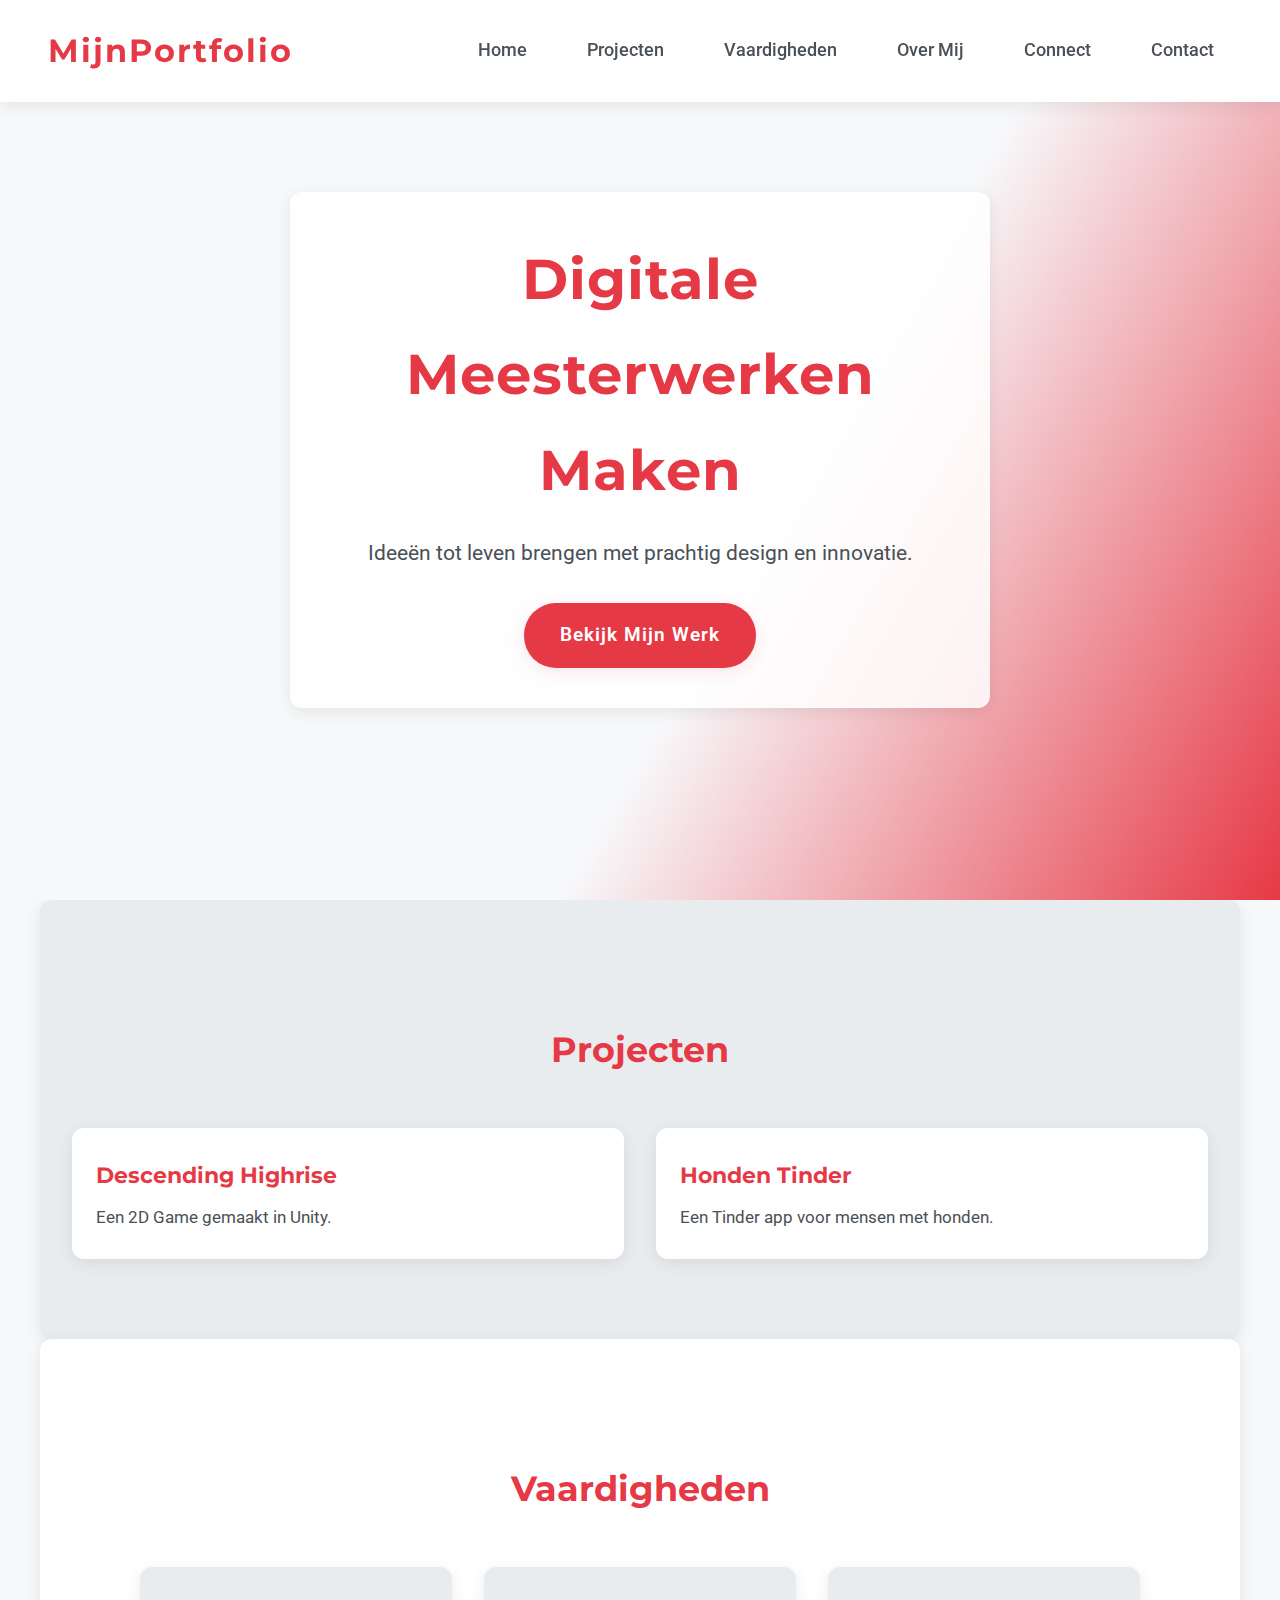
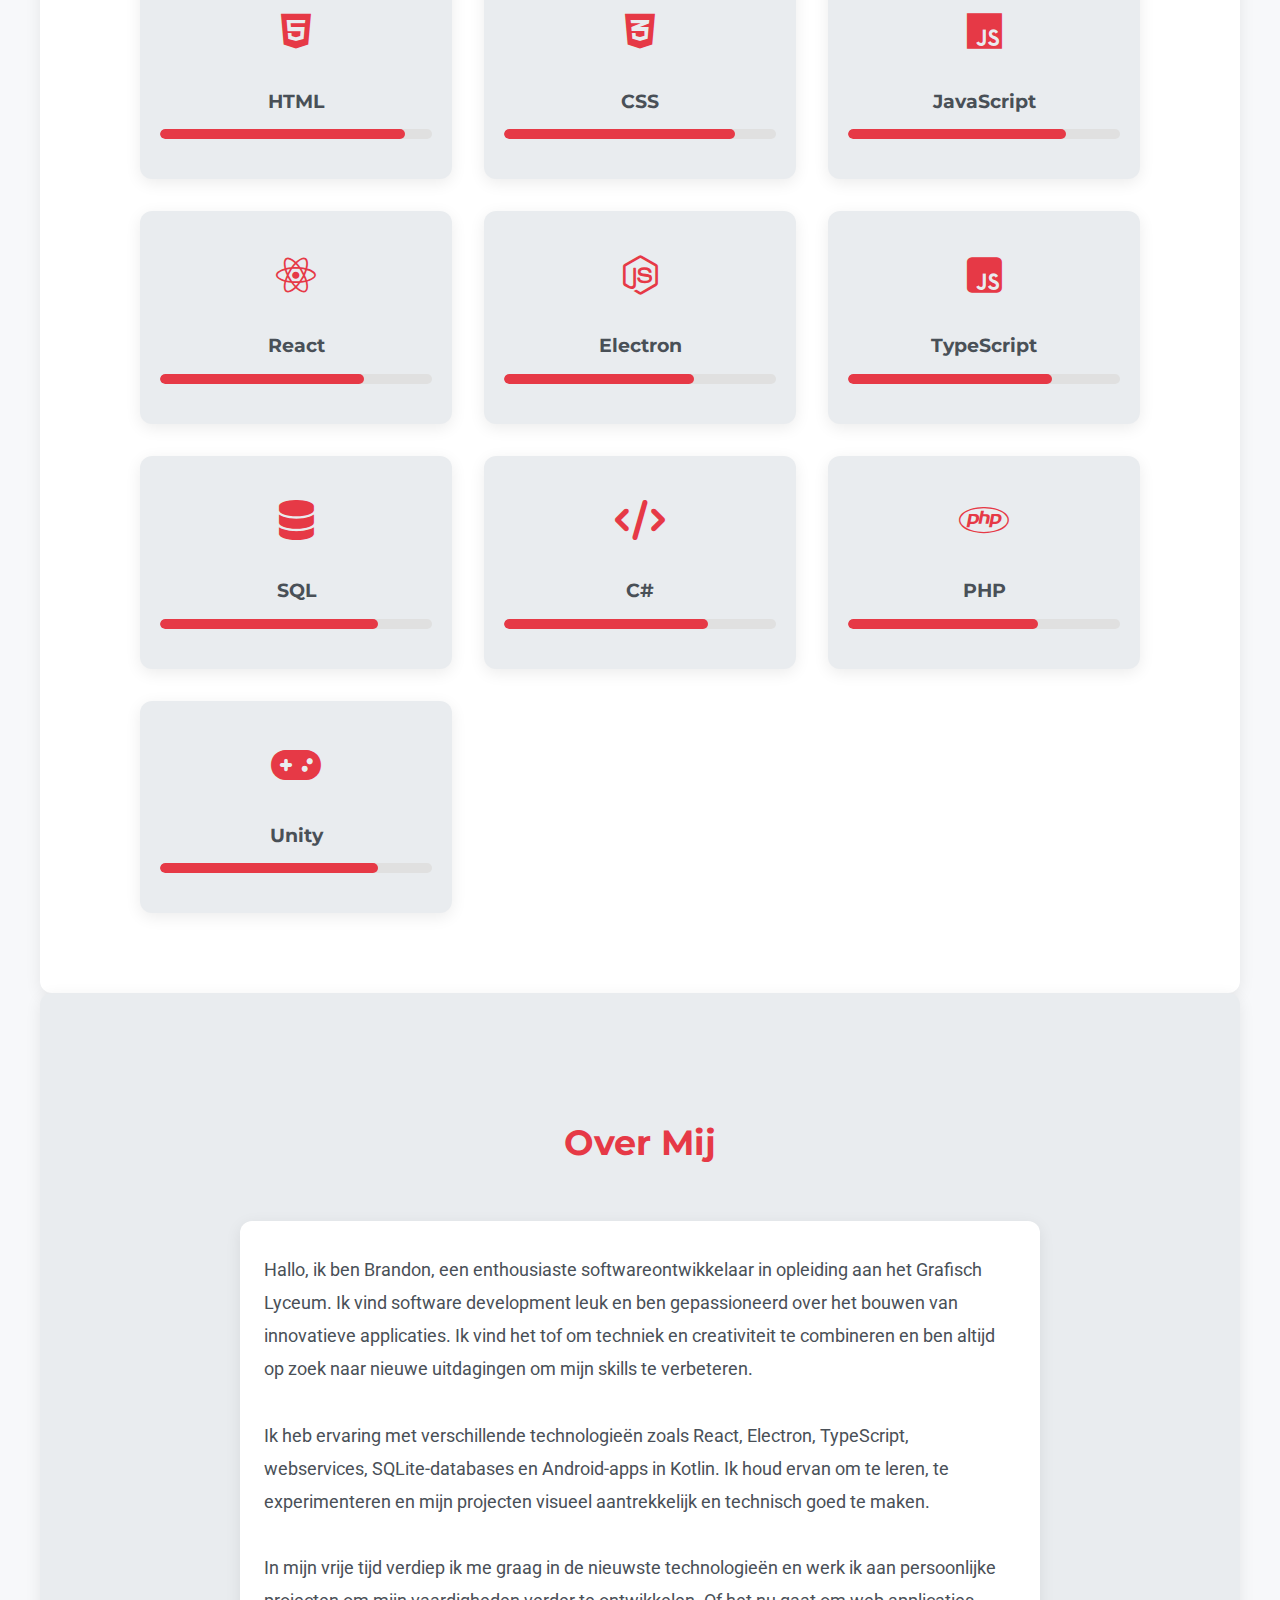
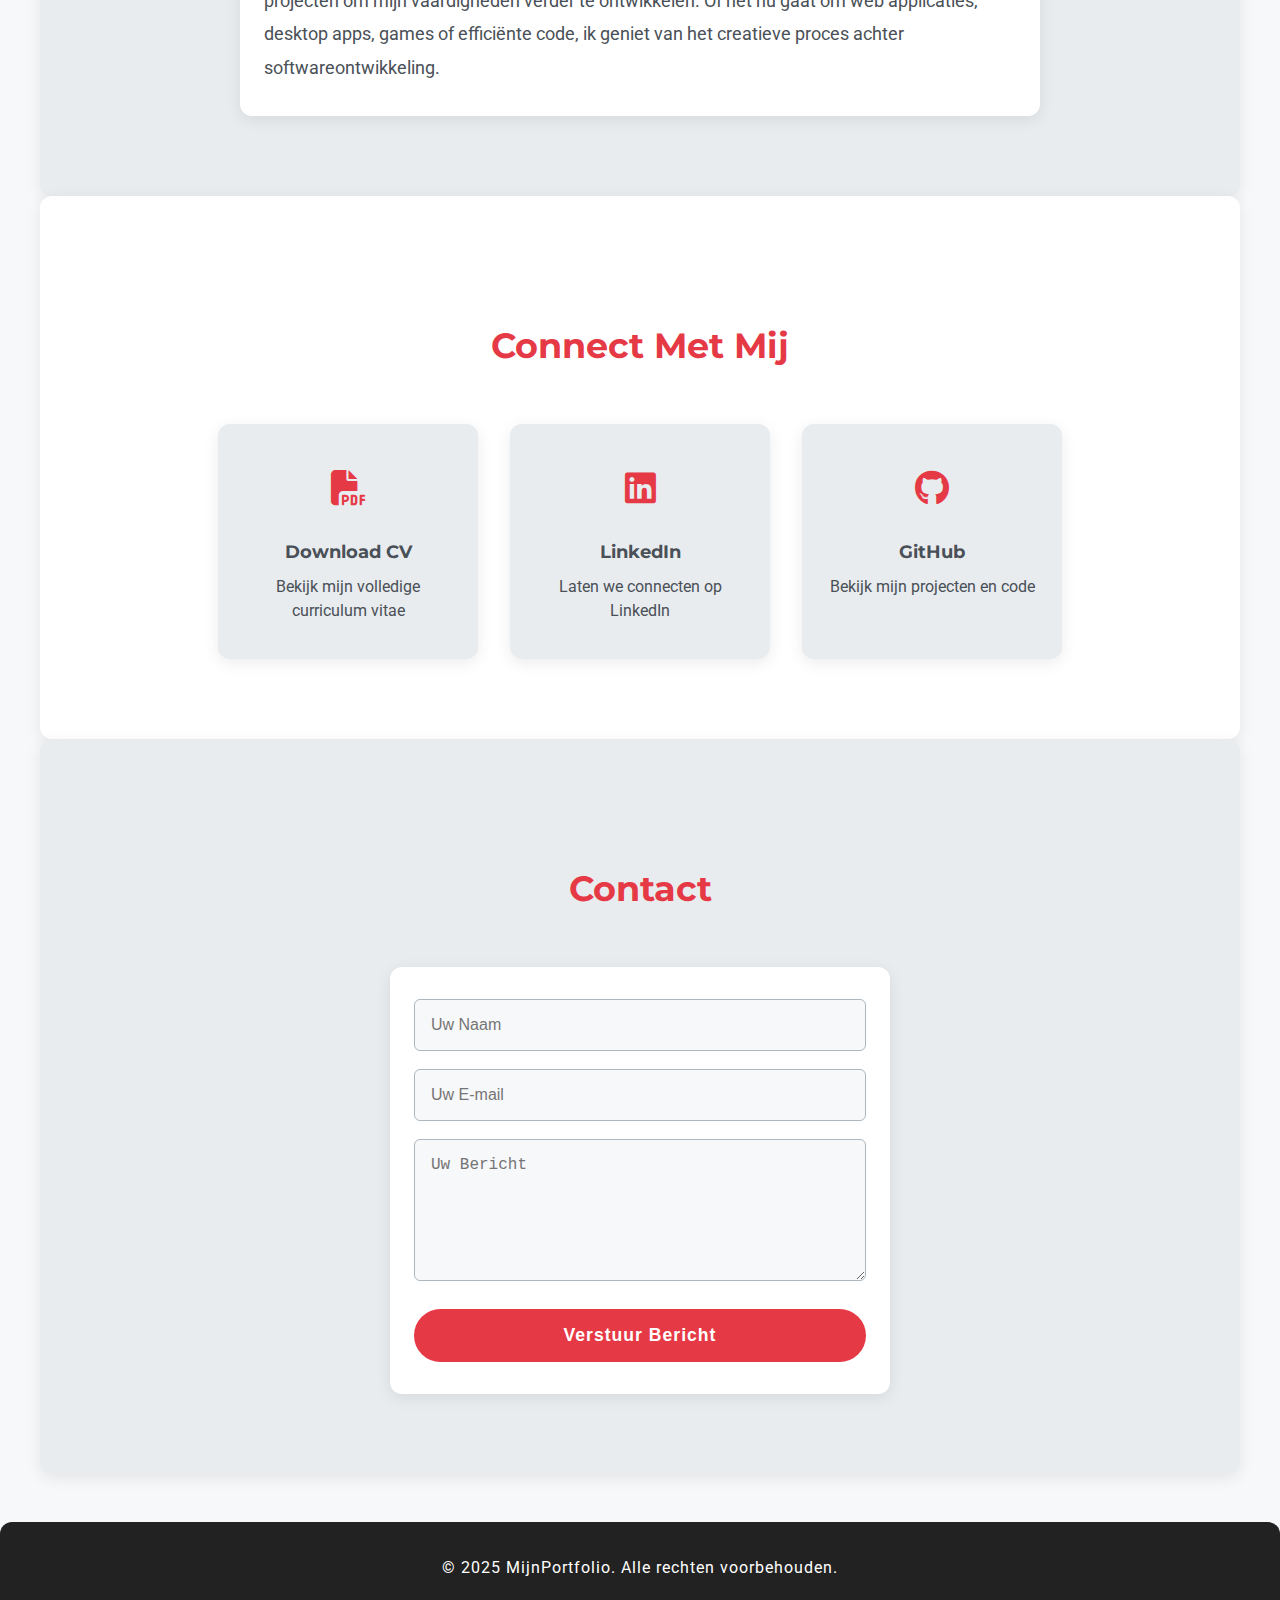
<file: index.html>
<!DOCTYPE html>
<html lang="nl">

<head>
  <meta charset="UTF-8" />
  <meta name="viewport" content="width=device-width, initial-scale=1.0" />
  <meta name="description"
    content="Portfolio van Brandon Wijngaarde - Softwareontwikkelaar, Game Developer, en Creatieve Maker." />
  <meta name="theme-color" content="#e63946" />
  <link rel="icon" type="image/svg+xml"
    href="data:image/svg+xml,<svg xmlns='http://www.w3.org/2000/svg' viewBox='0 0 100 100'><circle fill='%23e63946' cx='50' cy='50' r='50'/><text x='50%' y='58%' font-size='50' text-anchor='middle' fill='white' font-family='Montserrat' dy='.3em'>B</text></svg>">
  <title>Mijn Portfolio - Brandon Wijngaarde</title>
  <!-- Google Fonts -->
  <link href="https://fonts.googleapis.com/css?family=Montserrat:400,700|Roboto:300,400" rel="stylesheet">
  <!-- Font Awesome -->
  <link rel="stylesheet" href="https://cdnjs.cloudflare.com/ajax/libs/font-awesome/6.5.1/css/all.min.css">
  <link rel="stylesheet" href="style.css">
</head>

<body>
  <!-- Header / Navigation -->
  <header>
    <div class="logo" aria-label="Logo">MijnPortfolio</div>
    <button class="burger" aria-label="Menu openen" aria-controls="main-nav" aria-expanded="false">
      <span></span>
      <span></span>
      <span></span>
    </button>
    <nav id="main-nav" aria-label="Hoofdnavigatie">
      <a href="#" aria-current="page">Home</a>
      <a href="#projects">Projecten</a>
      <a href="#skills">Vaardigheden</a>
      <a href="#about">Over Mij</a>
      <a href="#connect">Connect</a>
      <a href="#contact">Contact</a>
    </nav>
  </header>
  <!-- Hero Section -->
  <main>
    <section class="hero" aria-label="Introductie">
      <div class="hero-content">
        <h1>Digitale Meesterwerken Maken</h1>
        <p>Ideeën tot leven brengen met prachtig design en innovatie.</p>
        <a href="#projects" class="btn" role="button">Bekijk Mijn Werk</a>
      </div>
    </section>
    <!-- Projects Section -->
    <section class="section projects" id="projects" aria-labelledby="projects-title">
      <h2 id="projects-title">Projecten</h2>
      <div class="project-grid">
        <a href="./img/Descending Highrise.7z"
          class="project-card" target="_blank" rel="noopener" aria-label="Bekijk ChefZ project">
          <div class="project-info">
            <h3>Descending Highrise</h3>
            <p>Een 2D Game gemaakt in Unity.</p>
          </div>
        </a>
        <a href="https://github.com/100224br/Honden-Tinder" class="project-card" target="_blank"
          rel="noopener" aria-label="Bekijk Yume Ramen project">
          <div class="project-info">
            <h3>Honden Tinder</h3>
            <p>Een Tinder app voor mensen met honden.</p>
          </div>
        </a>
      </div>
    </section>
    <!-- Skills Section -->
    <section class="section skills" id="skills" aria-labelledby="skills-title">
      <h2 id="skills-title">Vaardigheden</h2>
      <div class="skills-grid">
        <div class="skill-card" tabindex="0">
          <div class="skill-icon" aria-hidden="true">
            <i class="fab fa-html5"></i>
          </div>
          <h3>HTML</h3>
          <div class="skill-bar" aria-label="HTML vaardigheid">
            <div class="skill-progress" style="width: 90%"></div>
          </div>
        </div>
        <div class="skill-card" tabindex="0">
          <div class="skill-icon" aria-hidden="true">
            <i class="fab fa-css3-alt"></i>
          </div>
          <h3>CSS</h3>
          <div class="skill-bar" aria-label="CSS vaardigheid">
            <div class="skill-progress" style="width: 85%"></div>
          </div>
        </div>
        <div class="skill-card" tabindex="0">
          <div class="skill-icon" aria-hidden="true">
            <i class="fab fa-js"></i>
          </div>
          <h3>JavaScript</h3>
          <div class="skill-bar" aria-label="JavaScript vaardigheid">
            <div class="skill-progress" style="width: 80%"></div>
          </div>
        </div>
        <div class="skill-card" tabindex="0">
          <div class="skill-icon" aria-hidden="true">
            <i class="fab fa-react"></i>
          </div>
          <h3>React</h3>
          <div class="skill-bar" aria-label="React vaardigheid">
            <div class="skill-progress" style="width: 75%"></div>
          </div>
        </div>
        <div class="skill-card" tabindex="0">
          <div class="skill-icon" aria-hidden="true">
            <i class="fab fa-node-js"></i>
          </div>
          <h3>Electron</h3>
          <div class="skill-bar" aria-label="Electron vaardigheid">
            <div class="skill-progress" style="width: 70%"></div>
          </div>
        </div>
        <div class="skill-card" tabindex="0">
          <div class="skill-icon" aria-hidden="true">
            <i class="fab fa-js-square"></i>
          </div>
          <h3>TypeScript</h3>
          <div class="skill-bar" aria-label="TypeScript vaardigheid">
            <div class="skill-progress" style="width: 75%"></div>
          </div>
        </div>
        <div class="skill-card" tabindex="0">
          <div class="skill-icon" aria-hidden="true">
            <i class="fas fa-database"></i>
          </div>
          <h3>SQL</h3>
          <div class="skill-bar" aria-label="SQL vaardigheid">
            <div class="skill-progress" style="width: 80%"></div>
          </div>
        </div>
        <div class="skill-card" tabindex="0">
          <div class="skill-icon" aria-hidden="true">
            <i class="fas fa-code"></i>
          </div>
          <h3>C#</h3>
          <div class="skill-bar" aria-label="C# vaardigheid">
            <div class="skill-progress" style="width: 75%"></div>
          </div>
        </div>
        <div class="skill-card" tabindex="0">
          <div class="skill-icon" aria-hidden="true">
            <i class="fab fa-php"></i>
          </div>
          <h3>PHP</h3>
          <div class="skill-bar" aria-label="PHP vaardigheid">
            <div class="skill-progress" style="width: 70%"></div>
          </div>
        </div>
        <div class="skill-card" tabindex="0">
          <div class="skill-icon" aria-hidden="true">
            <i class="fas fa-gamepad"></i>
          </div>
          <h3>Unity</h3>
          <div class="skill-bar" aria-label="Unity vaardigheid">
            <div class="skill-progress" style="width: 80%"></div>
          </div>
        </div>
      </div>
    </section>
    <!-- About Section -->
    <section class="section about" id="about" aria-labelledby="about-title">
      <h2 id="about-title">Over Mij</h2>
              <div class="about-content">
          <p>
            Hallo, ik ben Brandon, een enthousiaste softwareontwikkelaar in opleiding aan het Grafisch Lyceum. Ik vind
            software development leuk en ben gepassioneerd over het bouwen van innovatieve applicaties. Ik vind het
            tof om techniek en creativiteit te combineren en ben altijd op zoek naar nieuwe uitdagingen om mijn skills te
            verbeteren.<br><br>
            Ik heb ervaring met verschillende technologieën zoals React, Electron, TypeScript, webservices, SQLite-databases
            en Android-apps in Kotlin. Ik houd ervan om te leren, te experimenteren en mijn projecten visueel aantrekkelijk
            en technisch goed te maken.<br><br>
            In mijn vrije tijd verdiep ik me graag in de nieuwste technologieën en werk ik aan persoonlijke projecten om
            mijn vaardigheden verder te ontwikkelen. Of het nu gaat om web applicaties, desktop apps, games of efficiënte
            code, ik geniet van het creatieve proces achter softwareontwikkeling.
          </p>
        </div>
    </section>
    <!-- Connect Section -->
    <section class="section connect" id="connect" aria-labelledby="connect-title">
      <h2 id="connect-title">Connect Met Mij</h2>
      <div class="connect-grid">
        <a href="img/CV nederlands.pdf" class="connect-card" target="_blank" rel="noopener"
          aria-label="Download CV (PDF)">
          <div class="connect-icon">
            <i class="fas fa-file-pdf" aria-hidden="true"></i>
          </div>
          <h3>Download CV</h3>
          <p>Bekijk mijn volledige curriculum vitae</p>
        </a>
        <a href="https://www.linkedin.com/in/brandon-wijngaarde-14b0b234a/" class="connect-card" target="_blank"
          rel="noopener" aria-label="LinkedIn profiel">
          <div class="connect-icon">
            <i class="fab fa-linkedin" aria-hidden="true"></i>
          </div>
          <h3>LinkedIn</h3>
          <p>Laten we connecten op LinkedIn</p>
        </a>
        <a href="https://github.com/100224br" class="connect-card" target="_blank" rel="noopener"
          aria-label="GitHub profiel">
          <div class="connect-icon">
            <i class="fab fa-github" aria-hidden="true"></i>
          </div>
          <h3>GitHub</h3>
          <p>Bekijk mijn projecten en code</p>
        </a>
      </div>
    </section>
    <!-- Contact Section -->
    <section class="section contact" id="contact" aria-labelledby="contact-title">
      <h2 id="contact-title">Contact</h2>
      <form action="#" method="post" autocomplete="on">
        <input type="text" name="name" placeholder="Uw Naam" required aria-label="Uw Naam">
        <input type="email" name="email" placeholder="Uw E-mail" required aria-label="Uw E-mail">
        <textarea name="message" rows="6" placeholder="Uw Bericht" required aria-label="Uw Bericht"></textarea>
        <button type="submit">Verstuur Bericht</button>
      </form>
    </section>
  </main>
  <!-- Footer -->
  <footer>
    <p>&copy; 2025 MijnPortfolio. Alle rechten voorbehouden.</p>
  </footer>
  <script src="script.js"></script>
</body>

</html>
</file>
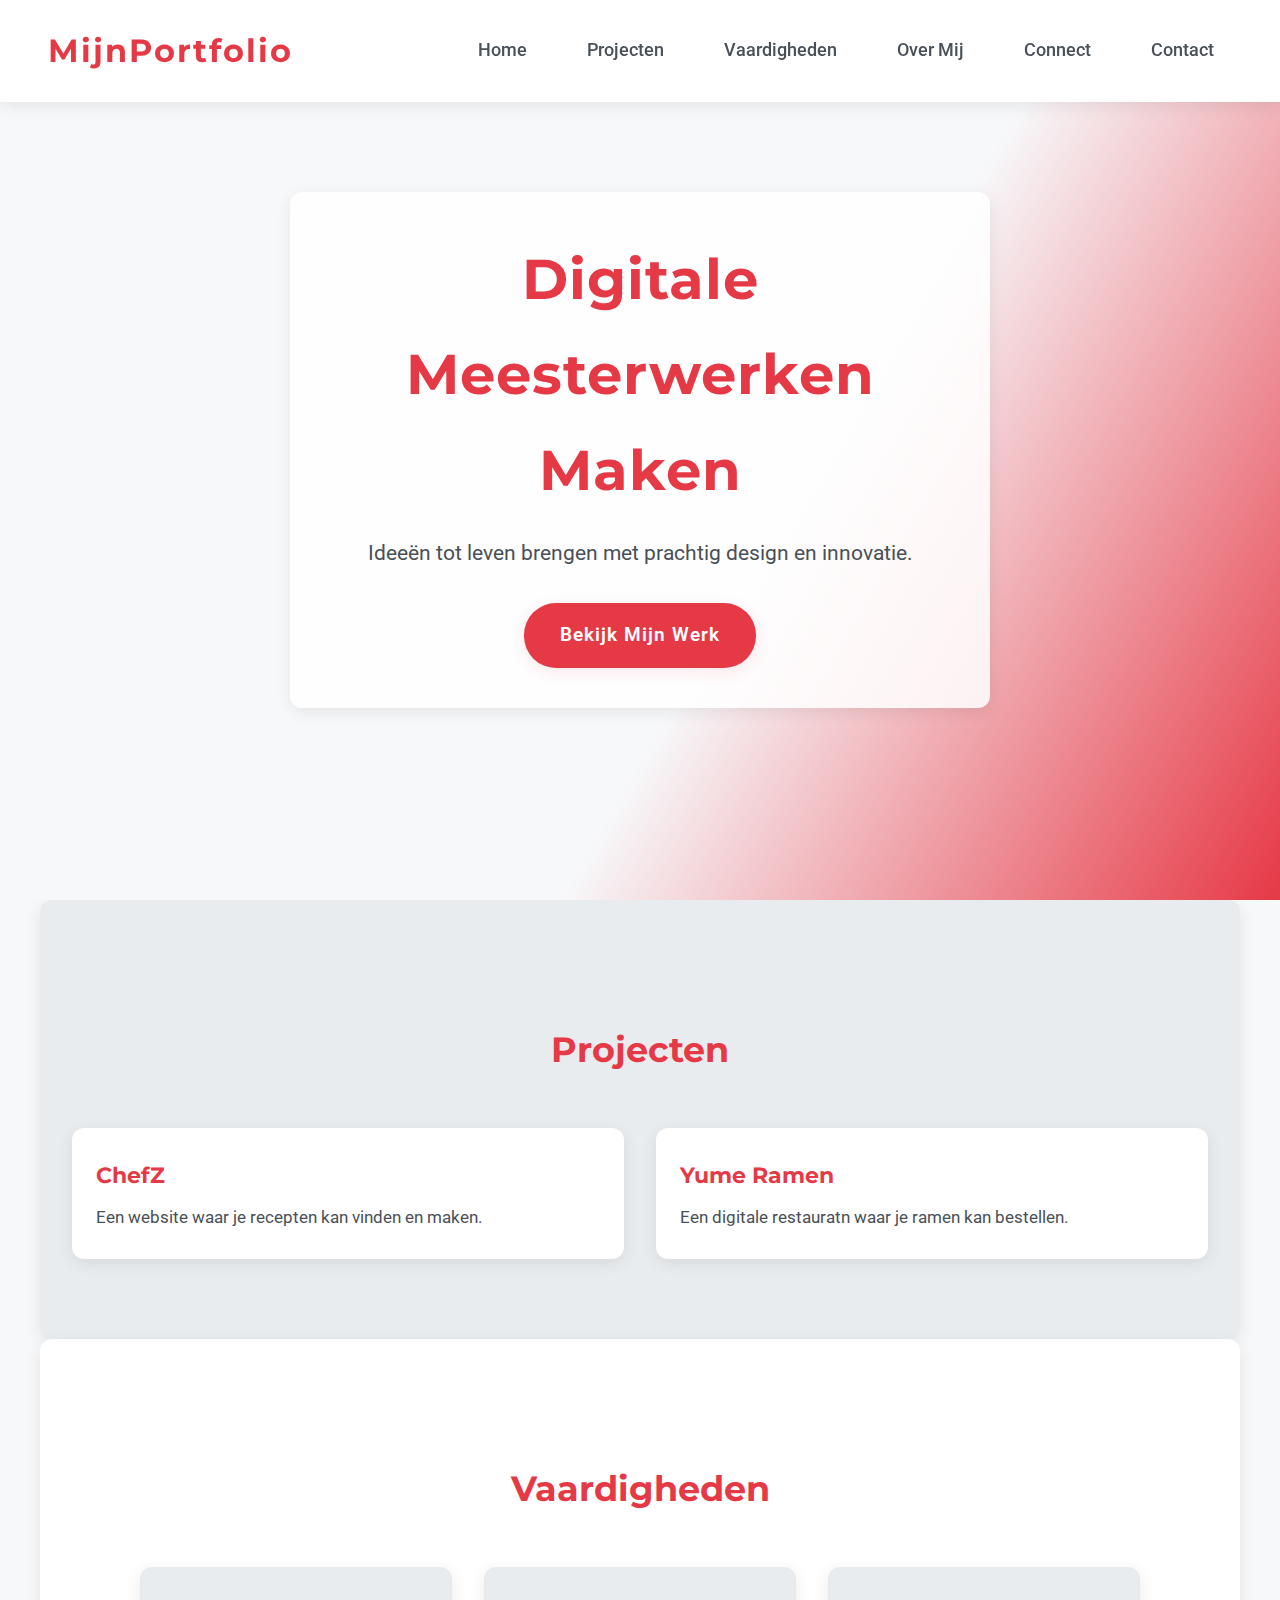
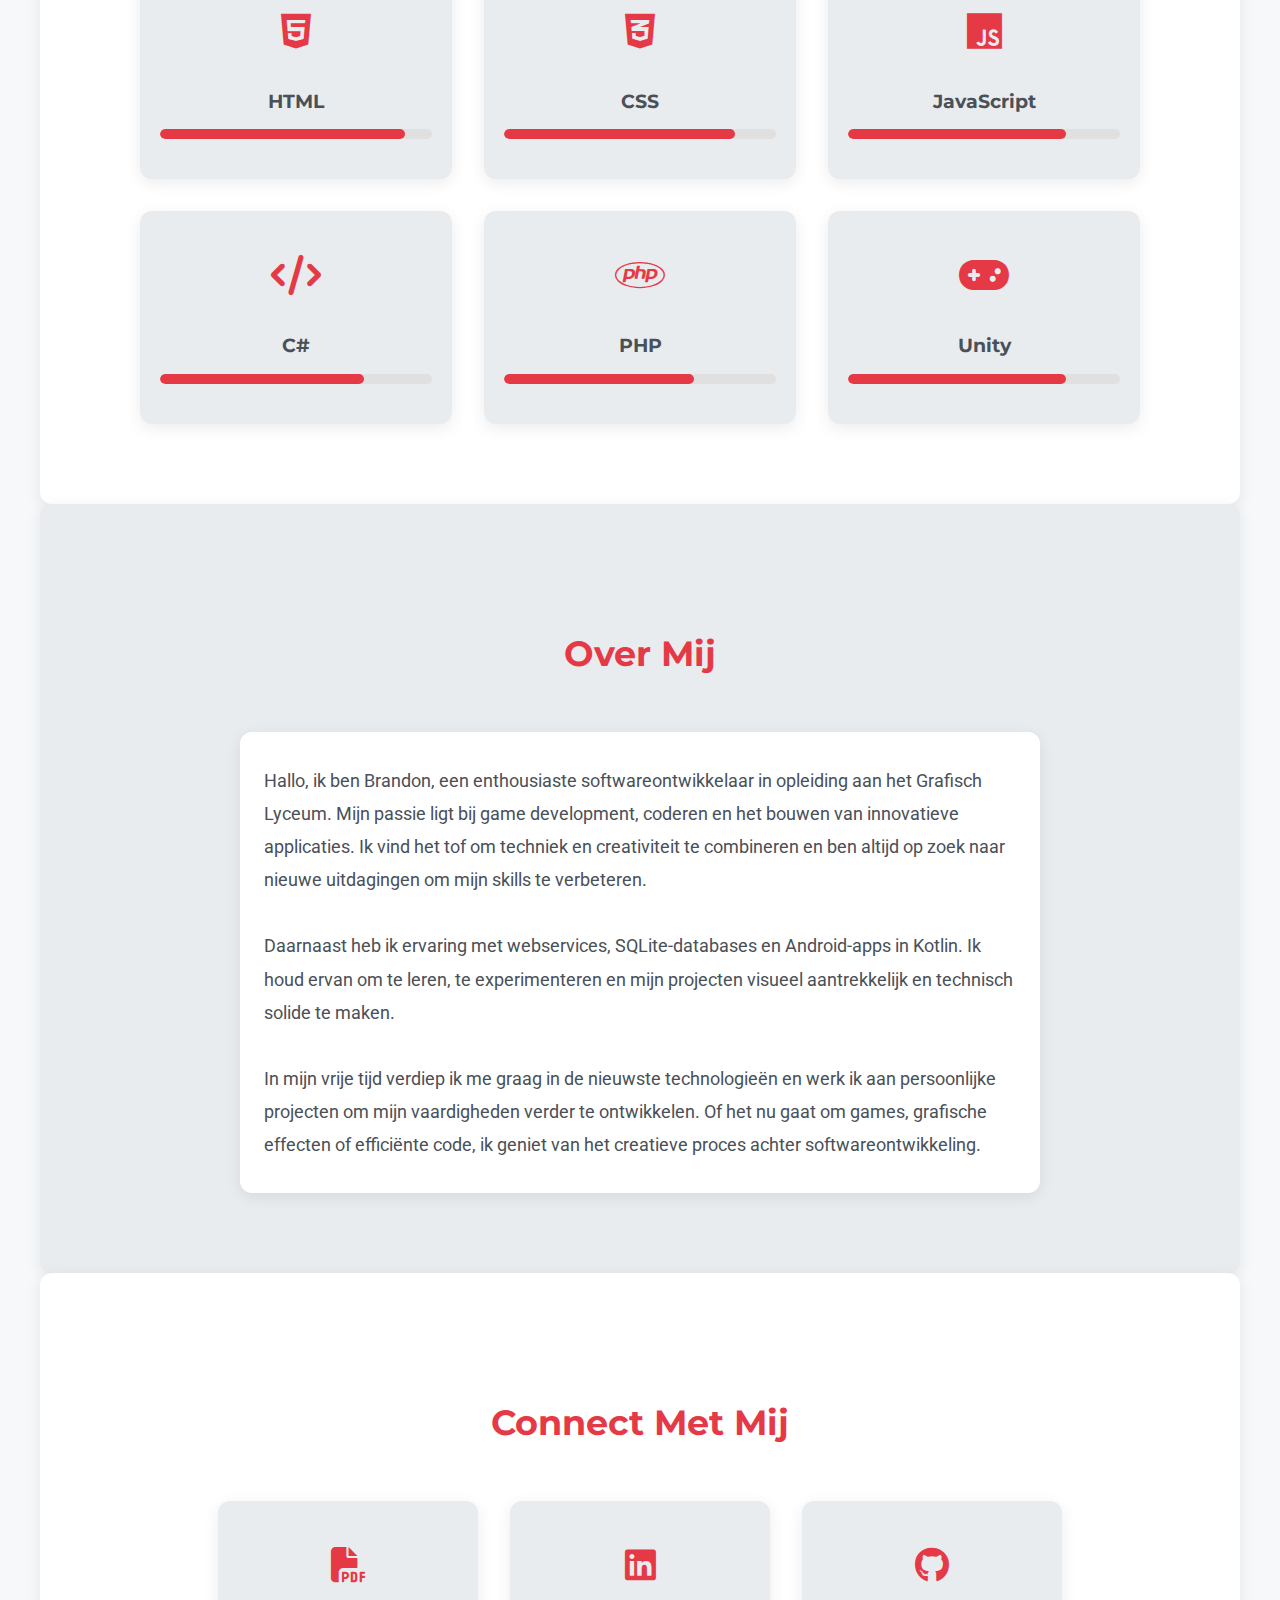
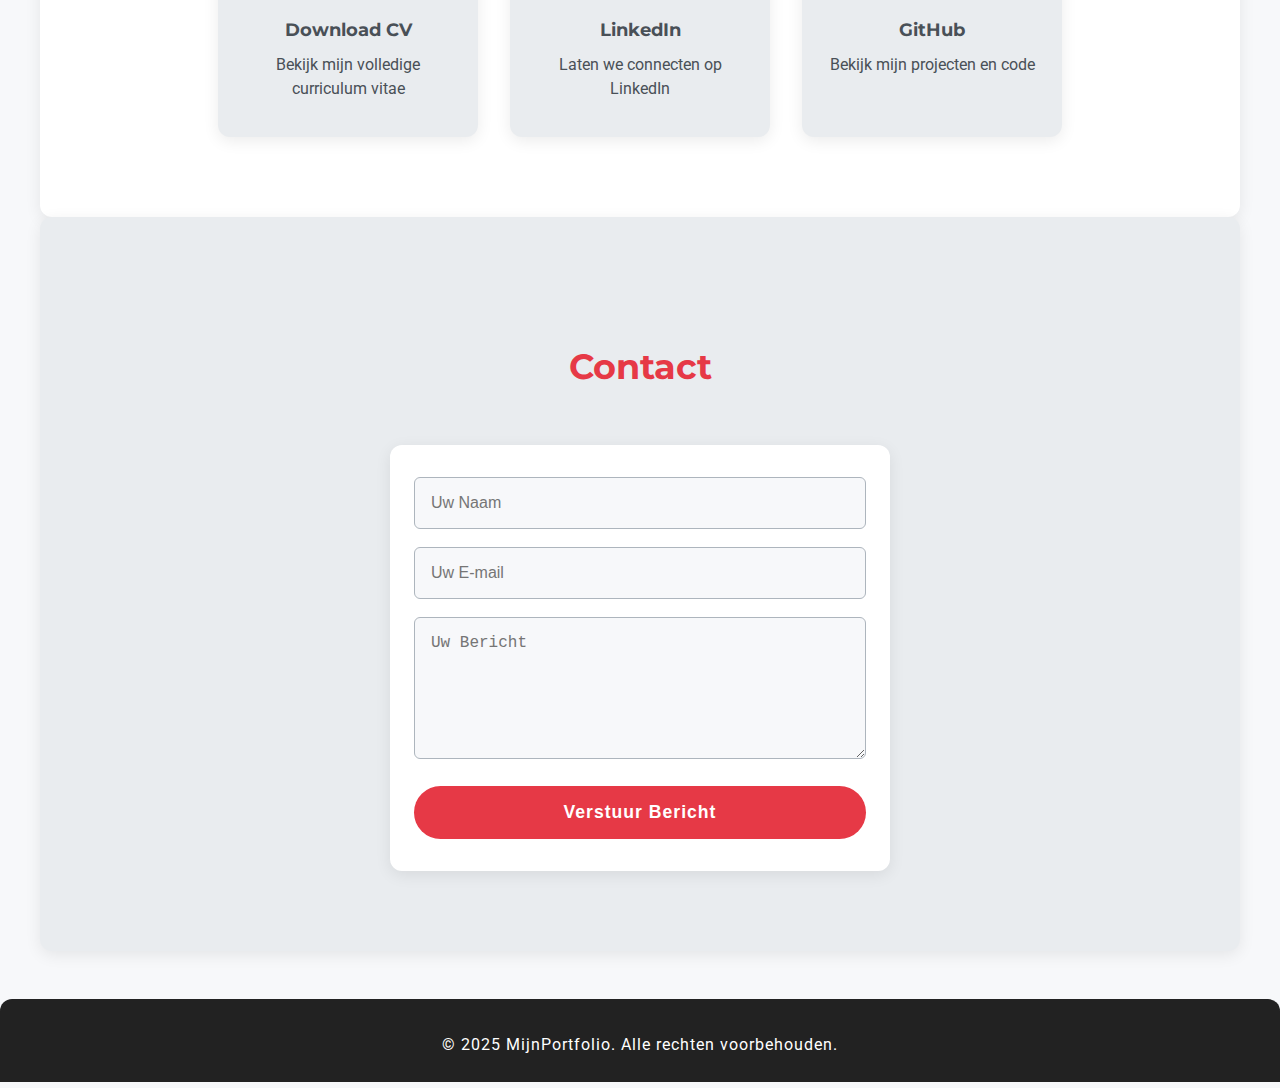
<file: portfolio/index.html>
<!DOCTYPE html>
<html lang="nl">
<head>
  <meta charset="UTF-8" />
  <meta name="viewport" content="width=device-width, initial-scale=1.0" />
  <meta name="description" content="Portfolio van Brandon Wijngaarde - Softwareontwikkelaar, Game Developer, en Creatieve Maker." />
  <meta name="theme-color" content="#e63946" />
  <link rel="icon" type="image/svg+xml" href="data:image/svg+xml,<svg xmlns='http://www.w3.org/2000/svg' viewBox='0 0 100 100'><circle fill='%23e63946' cx='50' cy='50' r='50'/><text x='50%' y='58%' font-size='50' text-anchor='middle' fill='white' font-family='Montserrat' dy='.3em'>B</text></svg>">
  <title>Mijn Portfolio - Brandon Wijngaarde</title>
  <!-- Google Fonts -->
  <link href="https://fonts.googleapis.com/css?family=Montserrat:400,700|Roboto:300,400" rel="stylesheet">
  <!-- Font Awesome -->
  <link rel="stylesheet" href="https://cdnjs.cloudflare.com/ajax/libs/font-awesome/6.5.1/css/all.min.css">
  <link rel="stylesheet" href="style.css">
</head>
<body>
  <!-- Header / Navigation -->
  <header>
    <div class="logo" aria-label="Logo">MijnPortfolio</div>
    <button class="burger" aria-label="Menu openen" aria-controls="main-nav" aria-expanded="false">
      <span></span>
      <span></span>
      <span></span>
    </button>
    <nav id="main-nav" aria-label="Hoofdnavigatie">
      <a href="#" aria-current="page">Home</a>
      <a href="#projects">Projecten</a>
      <a href="#skills">Vaardigheden</a>
      <a href="#about">Over Mij</a>
      <a href="#connect">Connect</a>
      <a href="#contact">Contact</a>
    </nav>
  </header>
  <!-- Hero Section -->
  <main>
    <section class="hero" aria-label="Introductie">
      <div class="hero-content">
        <h1>Digitale Meesterwerken Maken</h1>
        <p>Ideeën tot leven brengen met prachtig design en innovatie.</p>
        <a href="#projects" class="btn" role="button">Bekijk Mijn Werk</a>
      </div>
    </section>
    <!-- Projects Section -->
    <section class="section projects" id="projects" aria-labelledby="projects-title">
      <h2 id="projects-title">Projecten</h2>
      <div class="project-grid">
        <a href="https://100206.stu.sd-lab.nl/Beroeps/Ontkoking/home/index.php?classId=afc1e462-db61-4b09-9ca3-f385d95e5e42&assignmentId=775da4a6-4e16-45da-8ba6-57f51e8f15e9&submissionId=20f988a7-6b19-7343-6260-cf221c049cbd" class="project-card" target="_blank" rel="noopener" aria-label="Bekijk ChefZ project">
          <div class="project-info">
            <h3>ChefZ</h3>
            <p>Een website waar je recepten kan vinden en maken.</p>
          </div>
        </a>
        <a href="https://100224.stu.sd-lab.nl/ramen/index.php?page=menu" class="project-card" target="_blank" rel="noopener" aria-label="Bekijk Yume Ramen project">
          <div class="project-info">
            <h3>Yume Ramen</h3>
            <p>Een digitale restauratn waar je ramen kan bestellen.</p>
          </div>
        </a>
      </div>
    </section>
    <!-- Skills Section -->
    <section class="section skills" id="skills" aria-labelledby="skills-title">
      <h2 id="skills-title">Vaardigheden</h2>
      <div class="skills-grid">
        <div class="skill-card" tabindex="0">
          <div class="skill-icon" aria-hidden="true">
            <i class="fab fa-html5"></i>
          </div>
          <h3>HTML</h3>
          <div class="skill-bar" aria-label="HTML vaardigheid">
            <div class="skill-progress" style="width: 90%"></div>
          </div>
        </div>
        <div class="skill-card" tabindex="0">
          <div class="skill-icon" aria-hidden="true">
            <i class="fab fa-css3-alt"></i>
          </div>
          <h3>CSS</h3>
          <div class="skill-bar" aria-label="CSS vaardigheid">
            <div class="skill-progress" style="width: 85%"></div>
          </div>
        </div>
        <div class="skill-card" tabindex="0">
          <div class="skill-icon" aria-hidden="true">
            <i class="fab fa-js"></i>
          </div>
          <h3>JavaScript</h3>
          <div class="skill-bar" aria-label="JavaScript vaardigheid">
            <div class="skill-progress" style="width: 80%"></div>
          </div>
        </div>
        <div class="skill-card" tabindex="0">
          <div class="skill-icon" aria-hidden="true">
            <i class="fas fa-code"></i>
          </div>
          <h3>C#</h3>
          <div class="skill-bar" aria-label="C# vaardigheid">
            <div class="skill-progress" style="width: 75%"></div>
          </div>
        </div>
        <div class="skill-card" tabindex="0">
          <div class="skill-icon" aria-hidden="true">
            <i class="fab fa-php"></i>
          </div>
          <h3>PHP</h3>
          <div class="skill-bar" aria-label="PHP vaardigheid">
            <div class="skill-progress" style="width: 70%"></div>
          </div>
        </div>
        <div class="skill-card" tabindex="0">
          <div class="skill-icon" aria-hidden="true">
            <i class="fas fa-gamepad"></i>
          </div>
          <h3>Unity</h3>
          <div class="skill-bar" aria-label="Unity vaardigheid">
            <div class="skill-progress" style="width: 80%"></div>
          </div>
        </div>
      </div>
    </section>
    <!-- About Section -->
    <section class="section about" id="about" aria-labelledby="about-title">
      <h2 id="about-title">Over Mij</h2>
      <div class="about-content">
        <p>
          Hallo, ik ben Brandon, een enthousiaste softwareontwikkelaar in opleiding aan het Grafisch Lyceum. Mijn passie ligt bij game development, coderen en het bouwen van innovatieve applicaties. Ik vind het tof om techniek en creativiteit te combineren en ben altijd op zoek naar nieuwe uitdagingen om mijn skills te verbeteren.<br><br>
          Daarnaast heb ik ervaring met webservices, SQLite-databases en Android-apps in Kotlin. Ik houd ervan om te leren, te experimenteren en mijn projecten visueel aantrekkelijk en technisch solide te maken.<br><br>
          In mijn vrije tijd verdiep ik me graag in de nieuwste technologieën en werk ik aan persoonlijke projecten om mijn vaardigheden verder te ontwikkelen. Of het nu gaat om games, grafische effecten of efficiënte code, ik geniet van het creatieve proces achter softwareontwikkeling.
        </p>
      </div>
    </section>
    <!-- Connect Section -->
    <section class="section connect" id="connect" aria-labelledby="connect-title">
      <h2 id="connect-title">Connect Met Mij</h2>
      <div class="connect-grid">
        <a href="img/CV nederlands.pdf" class="connect-card" target="_blank" rel="noopener" aria-label="Download CV (PDF)">
          <div class="connect-icon">
            <i class="fas fa-file-pdf" aria-hidden="true"></i>
          </div>
          <h3>Download CV</h3>
          <p>Bekijk mijn volledige curriculum vitae</p>
        </a>
        <a href="https://www.linkedin.com/in/brandon-wijngaarde-14b0b234a/" class="connect-card" target="_blank" rel="noopener" aria-label="LinkedIn profiel">
          <div class="connect-icon">
            <i class="fab fa-linkedin" aria-hidden="true"></i>
          </div>
          <h3>LinkedIn</h3>
          <p>Laten we connecten op LinkedIn</p>
        </a>
        <a href="https://github.com/100224br" class="connect-card" target="_blank" rel="noopener" aria-label="GitHub profiel">
          <div class="connect-icon">
            <i class="fab fa-github" aria-hidden="true"></i>
          </div>
          <h3>GitHub</h3>
          <p>Bekijk mijn projecten en code</p>
        </a>
      </div>
    </section>
    <!-- Contact Section -->
    <section class="section contact" id="contact" aria-labelledby="contact-title">
      <h2 id="contact-title">Contact</h2>
      <form action="#" method="post" autocomplete="on">
        <input type="text" name="name" placeholder="Uw Naam" required aria-label="Uw Naam">
        <input type="email" name="email" placeholder="Uw E-mail" required aria-label="Uw E-mail">
        <textarea name="message" rows="6" placeholder="Uw Bericht" required aria-label="Uw Bericht"></textarea>
        <button type="submit">Verstuur Bericht</button>
      </form>
    </section>
  </main>
  <!-- Footer -->
  <footer>
    <p>&copy; 2025 MijnPortfolio. Alle rechten voorbehouden.</p>
  </footer>
  <script>
    // Smooth Click Animation Effect
    document.querySelectorAll('.btn').forEach(button => {
      button.addEventListener('click', function() {
        this.style.transform = 'scale(0.95)';
        setTimeout(() => {
          this.style.transform = 'scale(1)';
        }, 150);
      });
    });

    // Burger menu functionaliteit
    const burger = document.querySelector('.burger');
    const nav = document.getElementById('main-nav');
    burger.addEventListener('click', function() {
      const expanded = this.getAttribute('aria-expanded') === 'true';
      this.setAttribute('aria-expanded', !expanded);
      nav.classList.toggle('nav-open');
      document.body.classList.toggle('no-scroll', !expanded);
    });
  </script>
</body>
</html>
</file>
<file: style.css>
/* Modernized Portfolio Styles */
:root {
  --color-bg: #f7f8fa;
  --color-white: #fff;
  --color-gray-light: #e9ecef;
  --color-gray: #adb5bd;
  --color-gray-dark: #495057;
  --color-accent: #e63946;
  --color-accent-dark: #d62839;
  --color-text: #222;
  --color-nav-bg: #fff;
  --color-footer-bg: #222;
  --radius: 12px;
  --shadow: 0 4px 16px rgba(0,0,0,0.08);
  --transition: 0.3s cubic-bezier(.4,0,.2,1);
}

* {
  margin: 0;
  padding: 0;
  box-sizing: border-box;
}

body {
  font-family: 'Roboto', 'Arial', sans-serif;
  color: var(--color-text);
  background: var(--color-bg);
  line-height: 1.7;
  font-size: 18px;
}

header {
  background: var(--color-nav-bg);
  padding: 24px 48px;
  position: fixed;
  width: 100%;
  top: 0;
  z-index: 100;
  box-shadow: var(--shadow);
  display: flex;
  align-items: center;
  justify-content: space-between;
  transition: box-shadow var(--transition);
}
header .logo {
  font-size: 2rem;
  font-family: 'Montserrat', sans-serif;
  font-weight: 700;
  color: var(--color-accent);
  letter-spacing: 2px;
}
nav {
  display: flex;
  gap: 24px;
}
nav a {
  text-decoration: none;
  color: var(--color-gray-dark);
  font-weight: 500;
  font-size: 1.1rem;
  padding: 8px 18px;
  border-radius: var(--radius);
  transition: background var(--transition), color var(--transition);
}
nav a:hover, nav a:focus {
  background: var(--color-accent);
  color: var(--color-white);
  outline: none;
}

.hero {
  min-height: 100vh;
  display: flex;
  justify-content: center;
  align-items: center;
  text-align: center;
  background: linear-gradient(120deg, #f7f8fa 60%, #e63946 100%);
  position: relative;
  overflow: hidden;
  animation: heroFadeIn 1.5s ease-in;
}
@keyframes heroFadeIn {
  from { opacity: 0; transform: translateY(-40px); }
  to { opacity: 1; transform: translateY(0); }
}
.hero-content {
  position: relative;
  z-index: 2;
  max-width: 700px;
  padding: 40px 32px;
  background: rgba(255,255,255,0.85);
  border-radius: var(--radius);
  box-shadow: var(--shadow);
  animation: fadeIn 1.5s ease-in-out;
}
.hero h1 {
  font-size: 3.5rem;
  margin-bottom: 18px;
  font-family: 'Montserrat', sans-serif;
  font-weight: 700;
  color: var(--color-accent);
  letter-spacing: 1px;
}
.hero p {
  font-size: 1.3rem;
  color: var(--color-gray-dark);
  margin-bottom: 32px;
}
.hero .btn {
  display: inline-block;
  padding: 16px 36px;
  font-size: 1.2rem;
  color: var(--color-white);
  background: var(--color-accent);
  border: none;
  border-radius: 32px;
  box-shadow: 0 4px 16px rgba(230,57,70,0.12);
  text-decoration: none;
  font-weight: 600;
  letter-spacing: 1px;
  transition: background var(--transition), transform var(--transition), box-shadow var(--transition);
  cursor: pointer;
}
.hero .btn:hover, .hero .btn:focus {
  background: var(--color-accent-dark);
  transform: translateY(-2px) scale(1.04);
  box-shadow: 0 8px 24px rgba(230,57,70,0.18);
  outline: none;
}

.section {
  padding: 120px 32px 80px 32px;
  margin: 0 auto;
  max-width: 1200px;
}

.projects {
  background: var(--color-gray-light);
  border-radius: var(--radius);
  box-shadow: var(--shadow);
}
.projects h2 {
  text-align: center;
  margin-bottom: 48px;
  font-family: 'Montserrat', sans-serif;
  font-size: 2.2rem;
  color: var(--color-accent);
}
.project-grid {
  display: grid;
  grid-template-columns: repeat(auto-fit, minmax(320px, 1fr));
  gap: 32px;
}
.project-card {
  background: var(--color-white);
  border-radius: var(--radius);
  overflow: hidden;
  box-shadow: var(--shadow);
  transition: transform var(--transition), box-shadow var(--transition);
  text-decoration: none;
  color: inherit;
  display: block;
}
.project-card:hover, .project-card:focus {
  transform: translateY(-8px) scale(1.02);
  box-shadow: 0 8px 32px rgba(230,57,70,0.12);
  outline: none;
}
.project-card .project-info {
  padding: 28px 24px;
}
.project-card .project-info h3 {
  margin-bottom: 10px;
  font-family: 'Montserrat', sans-serif;
  font-size: 1.4rem;
  color: var(--color-accent);
  transition: color var(--transition);
}
.project-card .project-info p {
  font-size: 1.05rem;
  color: var(--color-gray-dark);
  line-height: 1.6;
}

.skills {
  background: var(--color-white);
  border-radius: var(--radius);
  box-shadow: var(--shadow);
}
.skills h2 {
  text-align: center;
  margin-bottom: 48px;
  font-family: 'Montserrat', sans-serif;
  font-size: 2.2rem;
  color: var(--color-accent);
  box-shadow: none;
}
.skills-grid {
  display: grid;
  grid-template-columns: repeat(auto-fit, minmax(260px, 1fr));
  gap: 32px;
  max-width: 1000px;
  margin: 0 auto;
}
.skill-card {
  background: var(--color-gray-light);
  padding: 32px 20px;
  border-radius: var(--radius);
  box-shadow: var(--shadow);
  text-align: center;
  transition: transform var(--transition), box-shadow var(--transition);
  border-bottom: none;
}
.skill-card:hover, .skill-card:focus {
  transform: translateY(-6px) scale(1.03);
  box-shadow: 0 8px 32px rgba(230,57,70,0.10);
  outline: none;
}
.skill-icon {
  font-size: 2.5rem;
  margin-bottom: 18px;
  color: var(--color-accent);
  transition: color var(--transition), transform var(--transition);
}
.skill-card:hover .skill-icon, .skill-card:focus .skill-icon {
  color: var(--color-accent-dark);
  transform: scale(1.12);
}
.skill-card h3 {
  margin-bottom: 12px;
  font-family: 'Montserrat', sans-serif;
  font-size: 1.2rem;
  color: var(--color-gray-dark);
}
.skill-bar {
  width: 100%;
  height: 10px;
  background: #e0e0e0;
  border-radius: 5px;
  overflow: hidden;
  margin-bottom: 8px;
}
.skill-progress {
  height: 100%;
  background: var(--color-accent);
  border-radius: 5px;
  transition: width 1s var(--transition);
}

.about {
  background: var(--color-gray-light);
  border-radius: var(--radius);
  box-shadow: var(--shadow);
}
.about h2 {
  text-align: center;
  margin-bottom: 48px;
  font-family: 'Montserrat', sans-serif;
  font-size: 2.2rem;
  color: var(--color-accent);
}
.about .about-content {
  max-width: 800px;
  margin: 0 auto;
  font-size: 1.15rem;
  line-height: 1.8;
  color: var(--color-gray-dark);
  background: var(--color-white);
  padding: 32px 24px;
  border-radius: var(--radius);
  box-shadow: var(--shadow);
}

.connect {
  background: var(--color-white);
  border-radius: var(--radius);
  box-shadow: var(--shadow);
}
.connect h2 {
  text-align: center;
  margin-bottom: 48px;
  font-family: 'Montserrat', sans-serif;
  font-size: 2.2rem;
  color: var(--color-accent);
}
.connect-grid {
  display: flex;
  justify-content: center;
  gap: 32px;
  max-width: 900px;
  margin: 0 auto;
  flex-wrap: wrap;
}
.connect-card {
  background: var(--color-gray-light);
  padding: 36px 20px;
  border-radius: var(--radius);
  text-align: center;
  text-decoration: none;
  color: var(--color-gray-dark);
  flex: 1 1 220px;
  max-width: 260px;
  transition: transform var(--transition), box-shadow var(--transition), background var(--transition);
  box-shadow: var(--shadow);
}
.connect-card:hover, .connect-card:focus {
  transform: translateY(-6px) scale(1.03);
  box-shadow: 0 8px 32px rgba(230,57,70,0.10);
  background: var(--color-accent);
  color: var(--color-white);
  outline: none;
}
.connect-icon {
  font-size: 2.2rem;
  color: var(--color-accent);
  margin-bottom: 18px;
  transition: color var(--transition);
}
.connect-card:hover .connect-icon, .connect-card:focus .connect-icon {
  color: var(--color-white);
}
.connect-card h3 {
  font-family: 'Montserrat', sans-serif;
  font-size: 1.1rem;
  margin-bottom: 8px;
}
.connect-card p {
  color: var(--color-gray-dark);
  font-size: 1rem;
  line-height: 1.5;
}
.connect-card:hover p, .connect-card:focus p {
  color: var(--color-white);
}

.contact {
  background: var(--color-gray-light);
  border-radius: var(--radius);
  box-shadow: var(--shadow);
}
.contact h2 {
  text-align: center;
  margin-bottom: 48px;
  font-family: 'Montserrat', sans-serif;
  font-size: 2.2rem;
  color: var(--color-accent);
}
.contact form {
  max-width: 500px;
  margin: 0 auto;
  background: var(--color-white);
  padding: 32px 24px;
  border-radius: var(--radius);
  box-shadow: var(--shadow);
}
.contact form input, .contact form textarea {
  width: 100%;
  padding: 16px;
  margin-bottom: 18px;
  border: 1px solid var(--color-gray);
  border-radius: 6px;
  font-size: 1rem;
  background: #f7f8fa;
  transition: border var(--transition), box-shadow var(--transition);
}
.contact form input:focus, .contact form textarea:focus {
  border: 1.5px solid var(--color-accent);
  box-shadow: 0 2px 8px rgba(230,57,70,0.08);
  outline: none;
}
.contact form button {
  display: block;
  width: 100%;
  padding: 16px;
  background: var(--color-accent);
  border: none;
  color: var(--color-white);
  font-size: 1.1rem;
  border-radius: 32px;
  cursor: pointer;
  font-weight: 600;
  letter-spacing: 1px;
  transition: background var(--transition), transform var(--transition), box-shadow var(--transition);
}
.contact form button:hover, .contact form button:focus {
  background: var(--color-accent-dark);
  transform: translateY(-2px) scale(1.03);
  box-shadow: 0 8px 24px rgba(230,57,70,0.18);
  outline: none;
}

footer {
  background: var(--color-footer-bg);
  color: var(--color-white);
  text-align: center;
  padding: 32px 0 24px 0;
  font-size: 1rem;
  letter-spacing: 1px;
  border-radius: var(--radius) var(--radius) 0 0;
  margin-top: 48px;
}

html {
  scroll-behavior: smooth;
}

/* Burger menu basisstijl */
.burger {
  display: none;
  flex-direction: column;
  justify-content: center;
  align-items: center;
  width: 40px;
  height: 40px;
  background: none;
  border: none;
  cursor: pointer;
  z-index: 200;
}
.burger span {
  display: block;
  width: 28px;
  height: 3px;
  margin: 4px 0;
  background: var(--color-accent);
  border-radius: 2px;
  transition: 0.3s;
}

@media (max-width: 1024px) {
  .section {
    padding: 80px 12px 60px 12px;
  }
  .project-grid, .skills-grid, .connect-grid {
    gap: 18px;
  }
}
@media (max-width: 768px) {
  header {
    flex-direction: row;
    justify-content: center;
    align-items: center;
    position: relative;
    padding: 18px 8px;
    text-align: center;
  }
  .logo {
    flex: 0 0 auto;
    position: absolute;
    left: 50%;
    transform: translateX(-50%);
    margin: 0;
    z-index: 201;
  }
  .burger {
    display: flex;
    margin-left: auto;
    position: relative;
    z-index: 202;
  }
  nav {
    gap: 12px;
    margin-top: 10px;
  }
  .hero h1 {
    font-size: 2.2rem;
  }
  .hero-content {
    padding: 24px 8px;
  }
  .section {
    padding: 48px 4px 32px 4px;
  }
  .project-grid, .skills-grid, .connect-grid {
    grid-template-columns: 1fr !important;
    flex-direction: column;
    gap: 12px;
  }
  .connect-grid {
    flex-direction: column;
    align-items: center;
  }
  .connect-card {
    width: 100%;
    max-width: 100%;
  }
  .burger {
    display: flex;
  }
  nav {
    position: fixed;
    top: 0;
    right: 0;
    height: 100vh;
    width: 70vw;
    max-width: 320px;
    background: var(--color-white);
    box-shadow: -2px 0 16px rgba(0,0,0,0.08);
    flex-direction: column;
    align-items: flex-start;
    padding: 80px 24px 24px 24px;
    gap: 18px;
    transform: translateX(100%);
    transition: transform 0.3s cubic-bezier(.4,0,.2,1);
    z-index: 150;
    opacity: 0.98;
  }
  nav.nav-open {
    transform: translateX(0);
  }
  nav a {
    width: 100%;
    font-size: 1.2rem;
    padding: 16px 0;
    border-radius: 8px;
    text-align: left;
  }
  body.no-scroll {
    overflow: hidden;
  }
}
@media (max-width: 480px) {
  header {
    flex-direction: row;
    justify-content: center;
    align-items: center;
    position: relative;
    padding: 10px 2px;
  }
  .logo {
    flex: 0 0 auto;
    position: absolute;
    left: 50%;
    transform: translateX(-50%);
    margin: 0;
    z-index: 201;
  }
  .burger {
    display: flex;
    margin-left: auto;
    position: relative;
    z-index: 202;
  }
  nav {
    flex-direction: column;
    gap: 6px;
    width: 100%;
  }
  nav a {
    font-size: 1rem;
    padding: 10px 0;
    width: 100%;
    display: block;
  }
  .hero {
    min-height: 70vh;
    padding: 0 2px;
  }
  .hero-content {
    padding: 8px 2px;
    max-width: 100vw;
  }
  .hero h1 {
    font-size: 1.1rem;
    margin-bottom: 10px;
  }
  .hero p {
    font-size: 1rem;
    margin-bottom: 18px;
  }
  .hero .btn {
    font-size: 1rem;
    padding: 12px 10px;
    width: 100%;
    min-width: 0;
  }
  .section {
    padding: 16px 2px 8px 2px;
    max-width: 100vw;
  }
  .project-grid, .skills-grid, .connect-grid {
    grid-template-columns: 1fr !important;
    flex-direction: column;
    gap: 8px;
  }
  .project-card, .skill-card, .connect-card {
    max-width: 100vw;
    min-width: 0;
    padding: 12px 4px;
  }
  .skills h2, .projects h2, .about h2, .connect h2, .contact h2 {
    font-size: 1.1rem;
    margin-bottom: 18px;
  }
  .about .about-content {
    padding: 10px 2px;
    font-size: 1rem;
  }
  .contact form {
    padding: 10px 2px;
  }
  .contact form input, .contact form textarea {
    font-size: 1rem;
    padding: 10px;
  }
  .contact form button {
    font-size: 1rem;
    padding: 12px;
  }
  footer {
    font-size: 0.9rem;
    padding: 12px 0 8px 0;
    margin-top: 18px;
  }
  html, body {
    max-width: 100vw;
    overflow-x: hidden;
  }
}

@keyframes fadeIn {
  from {
    opacity: 0;
    transform: translateY(-30px);
  }
  to {
    opacity: 1;
    transform: translateY(0);
  }
}

/* Burger animatie (optioneel) */
.burger[aria-expanded="true"] span:nth-child(1) {
  transform: translateY(7px) rotate(45deg);
}
.burger[aria-expanded="true"] span:nth-child(2) {
  opacity: 0;
}
.burger[aria-expanded="true"] span:nth-child(3) {
  transform: translateY(-7px) rotate(-45deg);
}
</file>
<file: portfolio/style.css>
/* Modernized Portfolio Styles */
:root {
  --color-bg: #f7f8fa;
  --color-white: #fff;
  --color-gray-light: #e9ecef;
  --color-gray: #adb5bd;
  --color-gray-dark: #495057;
  --color-accent: #e63946;
  --color-accent-dark: #d62839;
  --color-text: #222;
  --color-nav-bg: #fff;
  --color-footer-bg: #222;
  --radius: 12px;
  --shadow: 0 4px 16px rgba(0,0,0,0.08);
  --transition: 0.3s cubic-bezier(.4,0,.2,1);
}

* {
  margin: 0;
  padding: 0;
  box-sizing: border-box;
}

body {
  font-family: 'Roboto', 'Arial', sans-serif;
  color: var(--color-text);
  background: var(--color-bg);
  line-height: 1.7;
  font-size: 18px;
}

header {
  background: var(--color-nav-bg);
  padding: 24px 48px;
  position: fixed;
  width: 100%;
  top: 0;
  z-index: 100;
  box-shadow: var(--shadow);
  display: flex;
  align-items: center;
  justify-content: space-between;
  transition: box-shadow var(--transition);
}
header .logo {
  font-size: 2rem;
  font-family: 'Montserrat', sans-serif;
  font-weight: 700;
  color: var(--color-accent);
  letter-spacing: 2px;
}
nav {
  display: flex;
  gap: 24px;
}
nav a {
  text-decoration: none;
  color: var(--color-gray-dark);
  font-weight: 500;
  font-size: 1.1rem;
  padding: 8px 18px;
  border-radius: var(--radius);
  transition: background var(--transition), color var(--transition);
}
nav a:hover, nav a:focus {
  background: var(--color-accent);
  color: var(--color-white);
  outline: none;
}

.hero {
  min-height: 100vh;
  display: flex;
  justify-content: center;
  align-items: center;
  text-align: center;
  background: linear-gradient(120deg, #f7f8fa 60%, #e63946 100%);
  position: relative;
  overflow: hidden;
  animation: heroFadeIn 1.5s ease-in;
}
@keyframes heroFadeIn {
  from { opacity: 0; transform: translateY(-40px); }
  to { opacity: 1; transform: translateY(0); }
}
.hero-content {
  position: relative;
  z-index: 2;
  max-width: 700px;
  padding: 40px 32px;
  background: rgba(255,255,255,0.85);
  border-radius: var(--radius);
  box-shadow: var(--shadow);
  animation: fadeIn 1.5s ease-in-out;
}
.hero h1 {
  font-size: 3.5rem;
  margin-bottom: 18px;
  font-family: 'Montserrat', sans-serif;
  font-weight: 700;
  color: var(--color-accent);
  letter-spacing: 1px;
}
.hero p {
  font-size: 1.3rem;
  color: var(--color-gray-dark);
  margin-bottom: 32px;
}
.hero .btn {
  display: inline-block;
  padding: 16px 36px;
  font-size: 1.2rem;
  color: var(--color-white);
  background: var(--color-accent);
  border: none;
  border-radius: 32px;
  box-shadow: 0 4px 16px rgba(230,57,70,0.12);
  text-decoration: none;
  font-weight: 600;
  letter-spacing: 1px;
  transition: background var(--transition), transform var(--transition), box-shadow var(--transition);
  cursor: pointer;
}
.hero .btn:hover, .hero .btn:focus {
  background: var(--color-accent-dark);
  transform: translateY(-2px) scale(1.04);
  box-shadow: 0 8px 24px rgba(230,57,70,0.18);
  outline: none;
}

.section {
  padding: 120px 32px 80px 32px;
  margin: 0 auto;
  max-width: 1200px;
}

.projects {
  background: var(--color-gray-light);
  border-radius: var(--radius);
  box-shadow: var(--shadow);
}
.projects h2 {
  text-align: center;
  margin-bottom: 48px;
  font-family: 'Montserrat', sans-serif;
  font-size: 2.2rem;
  color: var(--color-accent);
}
.project-grid {
  display: grid;
  grid-template-columns: repeat(auto-fit, minmax(320px, 1fr));
  gap: 32px;
}
.project-card {
  background: var(--color-white);
  border-radius: var(--radius);
  overflow: hidden;
  box-shadow: var(--shadow);
  transition: transform var(--transition), box-shadow var(--transition);
  text-decoration: none;
  color: inherit;
  display: block;
}
.project-card:hover, .project-card:focus {
  transform: translateY(-8px) scale(1.02);
  box-shadow: 0 8px 32px rgba(230,57,70,0.12);
  outline: none;
}
.project-card .project-info {
  padding: 28px 24px;
}
.project-card .project-info h3 {
  margin-bottom: 10px;
  font-family: 'Montserrat', sans-serif;
  font-size: 1.4rem;
  color: var(--color-accent);
  transition: color var(--transition);
}
.project-card .project-info p {
  font-size: 1.05rem;
  color: var(--color-gray-dark);
  line-height: 1.6;
}

.skills {
  background: var(--color-white);
  border-radius: var(--radius);
  box-shadow: var(--shadow);
}
.skills h2 {
  text-align: center;
  margin-bottom: 48px;
  font-family: 'Montserrat', sans-serif;
  font-size: 2.2rem;
  color: var(--color-accent);
  box-shadow: none;
}
.skills-grid {
  display: grid;
  grid-template-columns: repeat(auto-fit, minmax(260px, 1fr));
  gap: 32px;
  max-width: 1000px;
  margin: 0 auto;
}
.skill-card {
  background: var(--color-gray-light);
  padding: 32px 20px;
  border-radius: var(--radius);
  box-shadow: var(--shadow);
  text-align: center;
  transition: transform var(--transition), box-shadow var(--transition);
  border-bottom: none;
}
.skill-card:hover, .skill-card:focus {
  transform: translateY(-6px) scale(1.03);
  box-shadow: 0 8px 32px rgba(230,57,70,0.10);
  outline: none;
}
.skill-icon {
  font-size: 2.5rem;
  margin-bottom: 18px;
  color: var(--color-accent);
  transition: color var(--transition), transform var(--transition);
}
.skill-card:hover .skill-icon, .skill-card:focus .skill-icon {
  color: var(--color-accent-dark);
  transform: scale(1.12);
}
.skill-card h3 {
  margin-bottom: 12px;
  font-family: 'Montserrat', sans-serif;
  font-size: 1.2rem;
  color: var(--color-gray-dark);
}
.skill-bar {
  width: 100%;
  height: 10px;
  background: #e0e0e0;
  border-radius: 5px;
  overflow: hidden;
  margin-bottom: 8px;
}
.skill-progress {
  height: 100%;
  background: var(--color-accent);
  border-radius: 5px;
  transition: width 1s var(--transition);
}

.about {
  background: var(--color-gray-light);
  border-radius: var(--radius);
  box-shadow: var(--shadow);
}
.about h2 {
  text-align: center;
  margin-bottom: 48px;
  font-family: 'Montserrat', sans-serif;
  font-size: 2.2rem;
  color: var(--color-accent);
}
.about .about-content {
  max-width: 800px;
  margin: 0 auto;
  font-size: 1.15rem;
  line-height: 1.8;
  color: var(--color-gray-dark);
  background: var(--color-white);
  padding: 32px 24px;
  border-radius: var(--radius);
  box-shadow: var(--shadow);
}

.connect {
  background: var(--color-white);
  border-radius: var(--radius);
  box-shadow: var(--shadow);
}
.connect h2 {
  text-align: center;
  margin-bottom: 48px;
  font-family: 'Montserrat', sans-serif;
  font-size: 2.2rem;
  color: var(--color-accent);
}
.connect-grid {
  display: flex;
  justify-content: center;
  gap: 32px;
  max-width: 900px;
  margin: 0 auto;
  flex-wrap: wrap;
}
.connect-card {
  background: var(--color-gray-light);
  padding: 36px 20px;
  border-radius: var(--radius);
  text-align: center;
  text-decoration: none;
  color: var(--color-gray-dark);
  flex: 1 1 220px;
  max-width: 260px;
  transition: transform var(--transition), box-shadow var(--transition), background var(--transition);
  box-shadow: var(--shadow);
}
.connect-card:hover, .connect-card:focus {
  transform: translateY(-6px) scale(1.03);
  box-shadow: 0 8px 32px rgba(230,57,70,0.10);
  background: var(--color-accent);
  color: var(--color-white);
  outline: none;
}
.connect-icon {
  font-size: 2.2rem;
  color: var(--color-accent);
  margin-bottom: 18px;
  transition: color var(--transition);
}
.connect-card:hover .connect-icon, .connect-card:focus .connect-icon {
  color: var(--color-white);
}
.connect-card h3 {
  font-family: 'Montserrat', sans-serif;
  font-size: 1.1rem;
  margin-bottom: 8px;
}
.connect-card p {
  color: var(--color-gray-dark);
  font-size: 1rem;
  line-height: 1.5;
}
.connect-card:hover p, .connect-card:focus p {
  color: var(--color-white);
}

.contact {
  background: var(--color-gray-light);
  border-radius: var(--radius);
  box-shadow: var(--shadow);
}
.contact h2 {
  text-align: center;
  margin-bottom: 48px;
  font-family: 'Montserrat', sans-serif;
  font-size: 2.2rem;
  color: var(--color-accent);
}
.contact form {
  max-width: 500px;
  margin: 0 auto;
  background: var(--color-white);
  padding: 32px 24px;
  border-radius: var(--radius);
  box-shadow: var(--shadow);
}
.contact form input, .contact form textarea {
  width: 100%;
  padding: 16px;
  margin-bottom: 18px;
  border: 1px solid var(--color-gray);
  border-radius: 6px;
  font-size: 1rem;
  background: #f7f8fa;
  transition: border var(--transition), box-shadow var(--transition);
}
.contact form input:focus, .contact form textarea:focus {
  border: 1.5px solid var(--color-accent);
  box-shadow: 0 2px 8px rgba(230,57,70,0.08);
  outline: none;
}
.contact form button {
  display: block;
  width: 100%;
  padding: 16px;
  background: var(--color-accent);
  border: none;
  color: var(--color-white);
  font-size: 1.1rem;
  border-radius: 32px;
  cursor: pointer;
  font-weight: 600;
  letter-spacing: 1px;
  transition: background var(--transition), transform var(--transition), box-shadow var(--transition);
}
.contact form button:hover, .contact form button:focus {
  background: var(--color-accent-dark);
  transform: translateY(-2px) scale(1.03);
  box-shadow: 0 8px 24px rgba(230,57,70,0.18);
  outline: none;
}

footer {
  background: var(--color-footer-bg);
  color: var(--color-white);
  text-align: center;
  padding: 32px 0 24px 0;
  font-size: 1rem;
  letter-spacing: 1px;
  border-radius: var(--radius) var(--radius) 0 0;
  margin-top: 48px;
}

html {
  scroll-behavior: smooth;
}

/* Burger menu basisstijl */
.burger {
  display: none;
  flex-direction: column;
  justify-content: center;
  align-items: center;
  width: 40px;
  height: 40px;
  background: none;
  border: none;
  cursor: pointer;
  z-index: 200;
}
.burger span {
  display: block;
  width: 28px;
  height: 3px;
  margin: 4px 0;
  background: var(--color-accent);
  border-radius: 2px;
  transition: 0.3s;
}

@media (max-width: 1024px) {
  .section {
    padding: 80px 12px 60px 12px;
  }
  .project-grid, .skills-grid, .connect-grid {
    gap: 18px;
  }
}
@media (max-width: 768px) {
  header {
    flex-direction: row;
    justify-content: center;
    align-items: center;
    position: relative;
    padding: 18px 8px;
    text-align: center;
  }
  .logo {
    flex: 0 0 auto;
    position: absolute;
    left: 50%;
    transform: translateX(-50%);
    margin: 0;
    z-index: 201;
  }
  .burger {
    display: flex;
    margin-left: auto;
    position: relative;
    z-index: 202;
  }
  nav {
    gap: 12px;
    margin-top: 10px;
  }
  .hero h1 {
    font-size: 2.2rem;
  }
  .hero-content {
    padding: 24px 8px;
  }
  .section {
    padding: 48px 4px 32px 4px;
  }
  .project-grid, .skills-grid, .connect-grid {
    grid-template-columns: 1fr !important;
    flex-direction: column;
    gap: 12px;
  }
  .connect-grid {
    flex-direction: column;
    align-items: center;
  }
  .connect-card {
    width: 100%;
    max-width: 100%;
  }
  .burger {
    display: flex;
  }
  nav {
    position: fixed;
    top: 0;
    right: 0;
    height: 100vh;
    width: 70vw;
    max-width: 320px;
    background: var(--color-white);
    box-shadow: -2px 0 16px rgba(0,0,0,0.08);
    flex-direction: column;
    align-items: flex-start;
    padding: 80px 24px 24px 24px;
    gap: 18px;
    transform: translateX(100%);
    transition: transform 0.3s cubic-bezier(.4,0,.2,1);
    z-index: 150;
    opacity: 0.98;
  }
  nav.nav-open {
    transform: translateX(0);
  }
  nav a {
    width: 100%;
    font-size: 1.2rem;
    padding: 16px 0;
    border-radius: 8px;
    text-align: left;
  }
  body.no-scroll {
    overflow: hidden;
  }
}
@media (max-width: 480px) {
  header {
    flex-direction: row;
    justify-content: center;
    align-items: center;
    position: relative;
    padding: 10px 2px;
  }
  .logo {
    flex: 0 0 auto;
    position: absolute;
    left: 50%;
    transform: translateX(-50%);
    margin: 0;
    z-index: 201;
  }
  .burger {
    display: flex;
    margin-left: auto;
    position: relative;
    z-index: 202;
  }
  nav {
    flex-direction: column;
    gap: 6px;
    width: 100%;
  }
  nav a {
    font-size: 1rem;
    padding: 10px 0;
    width: 100%;
    display: block;
  }
  .hero {
    min-height: 70vh;
    padding: 0 2px;
  }
  .hero-content {
    padding: 8px 2px;
    max-width: 100vw;
  }
  .hero h1 {
    font-size: 1.1rem;
    margin-bottom: 10px;
  }
  .hero p {
    font-size: 1rem;
    margin-bottom: 18px;
  }
  .hero .btn {
    font-size: 1rem;
    padding: 12px 10px;
    width: 100%;
    min-width: 0;
  }
  .section {
    padding: 16px 2px 8px 2px;
    max-width: 100vw;
  }
  .project-grid, .skills-grid, .connect-grid {
    grid-template-columns: 1fr !important;
    flex-direction: column;
    gap: 8px;
  }
  .project-card, .skill-card, .connect-card {
    max-width: 100vw;
    min-width: 0;
    padding: 12px 4px;
  }
  .skills h2, .projects h2, .about h2, .connect h2, .contact h2 {
    font-size: 1.1rem;
    margin-bottom: 18px;
  }
  .about .about-content {
    padding: 10px 2px;
    font-size: 1rem;
  }
  .contact form {
    padding: 10px 2px;
  }
  .contact form input, .contact form textarea {
    font-size: 1rem;
    padding: 10px;
  }
  .contact form button {
    font-size: 1rem;
    padding: 12px;
  }
  footer {
    font-size: 0.9rem;
    padding: 12px 0 8px 0;
    margin-top: 18px;
  }
  html, body {
    max-width: 100vw;
    overflow-x: hidden;
  }
}

@keyframes fadeIn {
  from {
    opacity: 0;
    transform: translateY(-30px);
  }
  to {
    opacity: 1;
    transform: translateY(0);
  }
}

/* Burger animatie (optioneel) */
.burger[aria-expanded="true"] span:nth-child(1) {
  transform: translateY(7px) rotate(45deg);
}
.burger[aria-expanded="true"] span:nth-child(2) {
  opacity: 0;
}
.burger[aria-expanded="true"] span:nth-child(3) {
  transform: translateY(-7px) rotate(-45deg);
}
</file>
